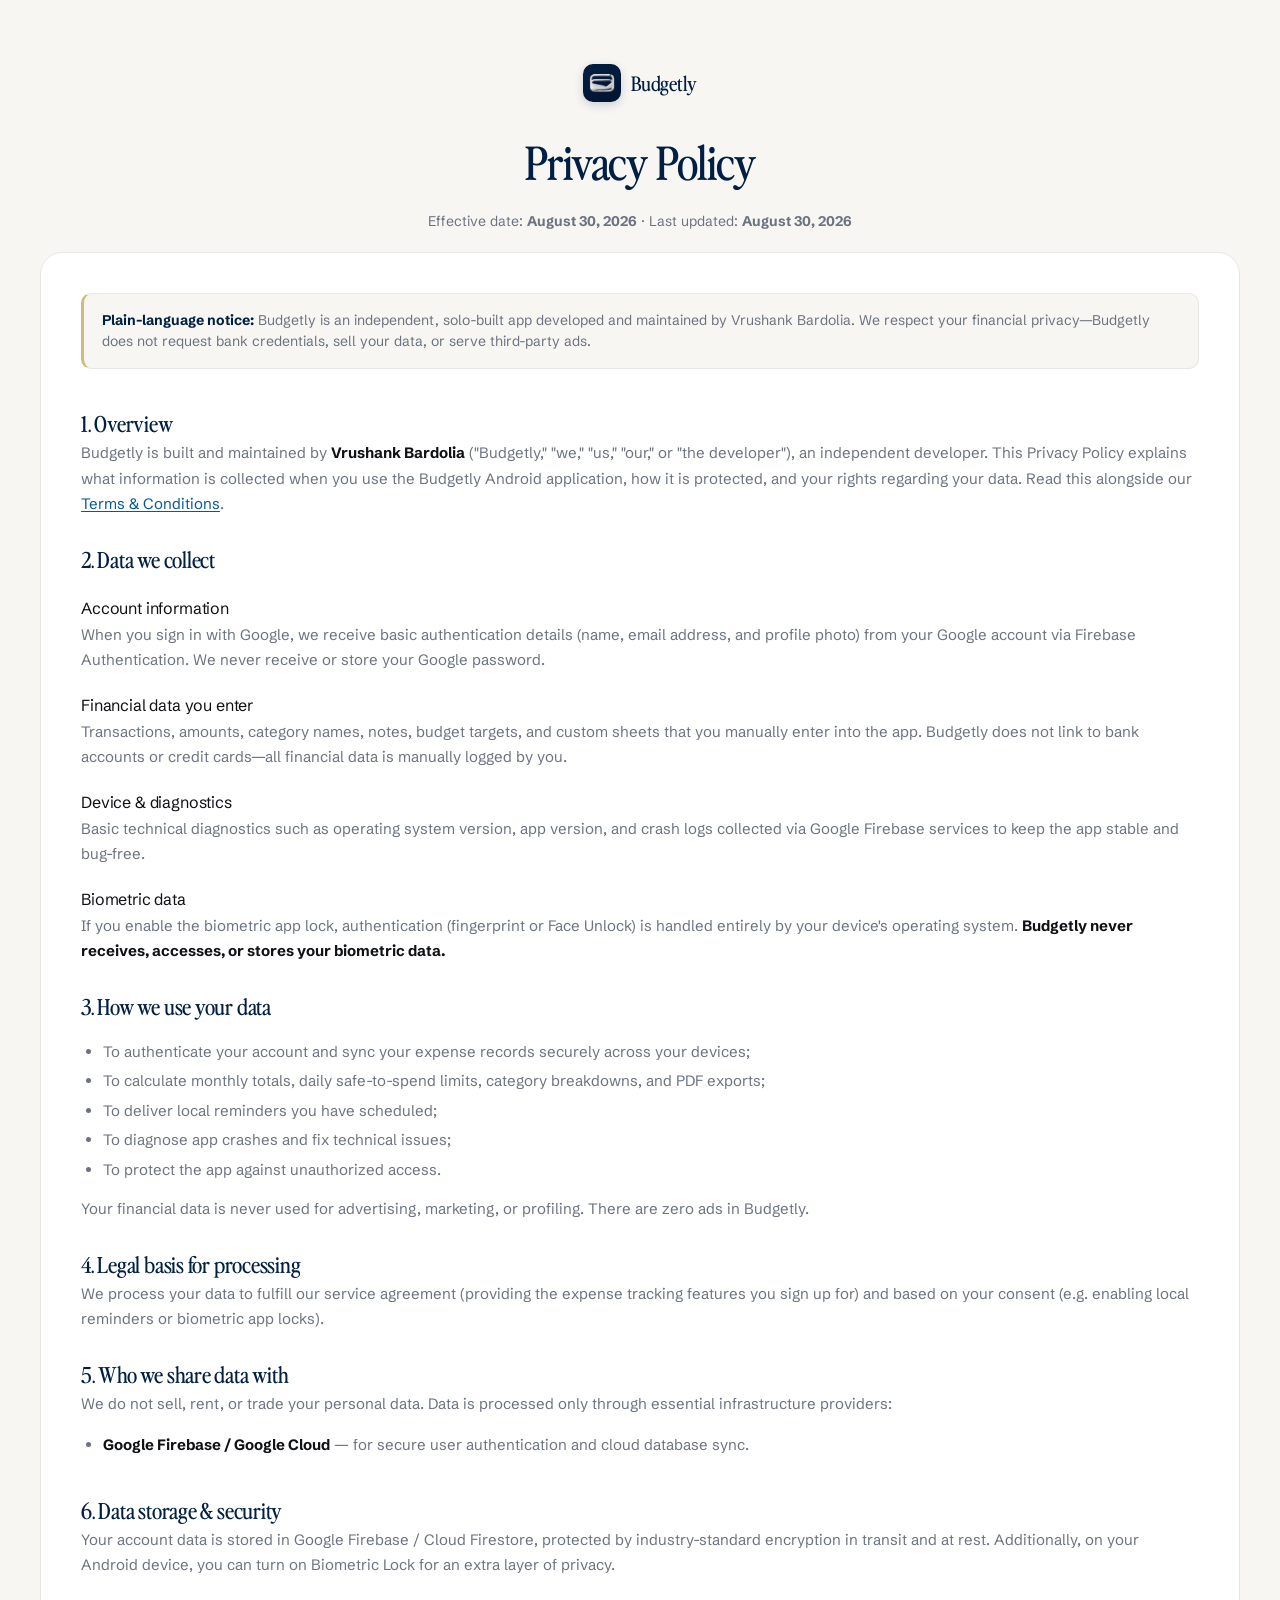
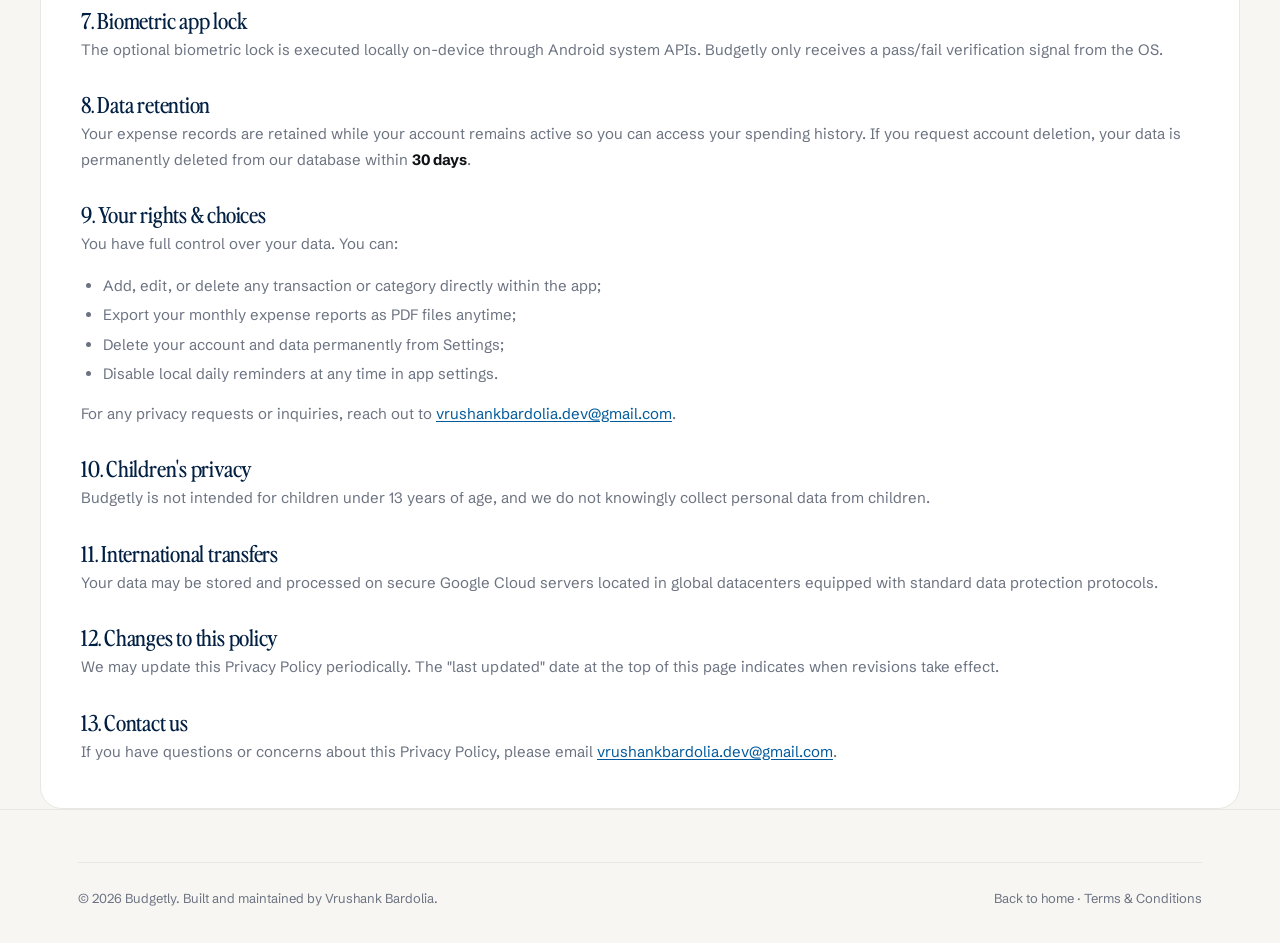
<file: privacy.html>
<!DOCTYPE html>
<html lang="en">

<head>
  <meta charset="UTF-8">
  <meta name="viewport" content="width=device-width, initial-scale=1.0">
  <!-- Primary Meta Tags -->
  <title>Privacy Policy — Budgetly</title>
  <meta name="title" content="Privacy Policy — Budgetly">
  <meta name="description"
    content="Privacy Policy for the Budgetly personal budgeting app — what data we collect, how it's used, and how it's protected.">
  <link rel="canonical" href="https://app-budgetly.vercel.app/privacy.html">
  <meta name="robots" content="index, follow">

  <!-- Favicon & Touch Icons -->
  <link rel="icon" type="image/png" href="img/chrome_logo.png">
  <link rel="apple-touch-icon" href="img/chrome_logo.png">

  <!-- Open Graph / Facebook -->
  <meta property="og:type" content="website">
  <meta property="og:site_name" content="Budgetly">
  <meta property="og:url" content="https://app-budgetly.vercel.app/privacy.html">
  <meta property="og:title" content="Privacy Policy — Budgetly">
  <meta property="og:description"
    content="Privacy Policy for the Budgetly personal budgeting app — what data we collect, how it's used, and how it's protected.">
  <meta property="og:image" content="https://app-budgetly.vercel.app/img/app_ss/1.png">

  <!-- Twitter Card -->
  <meta name="twitter:card" content="summary_large_image">
  <meta name="twitter:url" content="https://app-budgetly.vercel.app/privacy.html">
  <meta name="twitter:title" content="Privacy Policy — Budgetly">
  <meta name="twitter:description"
    content="Privacy Policy for the Budgetly personal budgeting app — what data we collect, how it's used, and how it's protected.">
  <meta name="twitter:image" content="https://app-budgetly.vercel.app/img/app_ss/1.png">

  <!-- Fonts & Styles -->
  <link rel="preconnect" href="https://fonts.googleapis.com">
  <link rel="preconnect" href="https://fonts.gstatic.com" crossorigin>
  <link
    href="https://fonts.googleapis.com/css2?family=Plus+Jakarta+Sans:wght@600&family=Schibsted+Grotesk:ital,wght@0,400..700;1,400..700&display=swap"
    rel="stylesheet">
  <link rel="stylesheet" href="styles.css">
</head>

<body>
  <header class="legal-hero">
    <div class="wrap">
      <a href="index.html" class="logo" style="justify-content: center; margin-bottom: 24px;">
        <span class="logo-icon-bg"><img src="img/chrome_logo.png" alt="Budgetly logo"></span>Budgetly
      </a>
      <h1>Privacy Policy</h1>
      <p class="meta">Effective date: <strong>August 30, 2026</strong> · Last updated: <strong>August 30, 2026</strong>
      </p>
    </div>
  </header>

  <div class="legal-body">
    <div class="callout">
      <strong>Plain-language notice:</strong> Budgetly is an independent, solo-built app developed and maintained by
      Vrushank Bardolia. We respect your financial privacy—Budgetly does not request bank credentials, sell your data,
      or serve third-party ads.
    </div>

    <section>
      <h2>1. Overview</h2>
      <p>Budgetly is built and maintained by <strong>Vrushank Bardolia</strong> ("Budgetly," "we," "us," "our," or
        "the developer"), an independent developer. This Privacy Policy explains what information is collected when
        you use the Budgetly Android application, how it is protected, and your rights regarding your data. Read this
        alongside our <a class="inline-link" href="terms.html">Terms &amp; Conditions</a>.</p>
    </section>

    <section>
      <h2>2. Data we collect</h2>
      <h3>Account information</h3>
      <p>When you sign in with Google, we receive basic authentication details (name, email address, and profile
        photo) from your Google account via Firebase Authentication. We never receive or store your Google password.</p>
      <h3>Financial data you enter</h3>
      <p>Transactions, amounts, category names, notes, budget targets, and custom sheets that you manually enter into
        the app. Budgetly does not link to bank accounts or credit cards—all financial data is manually logged by you.
      </p>
      <h3>Device &amp; diagnostics</h3>
      <p>Basic technical diagnostics such as operating system version, app version, and crash logs collected via Google
        Firebase services to keep the app stable and bug-free.</p>
      <h3>Biometric data</h3>
      <p>If you enable the biometric app lock, authentication (fingerprint or Face Unlock) is handled entirely by your
        device's operating system. <strong>Budgetly never receives, accesses, or stores your biometric data.</strong>
      </p>
    </section>

    <section>
      <h2>3. How we use your data</h2>
      <ul>
        <li>To authenticate your account and sync your expense records securely across your devices;</li>
        <li>To calculate monthly totals, daily safe-to-spend limits, category breakdowns, and PDF exports;</li>
        <li>To deliver local reminders you have scheduled;</li>
        <li>To diagnose app crashes and fix technical issues;</li>
        <li>To protect the app against unauthorized access.</li>
      </ul>
      <p>Your financial data is never used for advertising, marketing, or profiling. There are zero ads in Budgetly.</p>
    </section>

    <section>
      <h2>4. Legal basis for processing</h2>
      <p>We process your data to fulfill our service agreement (providing the expense tracking features you sign up
        for) and based on your consent (e.g. enabling local reminders or biometric app locks).</p>
    </section>

    <section>
      <h2>5. Who we share data with</h2>
      <p>We do not sell, rent, or trade your personal data. Data is processed only through essential infrastructure
        providers:</p>
      <ul>
        <li><strong>Google Firebase / Google Cloud</strong> — for secure user authentication and cloud database sync.
        </li>
      </ul>
    </section>

    <section>
      <h2>6. Data storage &amp; security</h2>
      <p>Your account data is stored in Google Firebase / Cloud Firestore, protected by industry-standard encryption
        in transit and at rest. Additionally, on your Android device, you can turn on Biometric Lock for an extra layer
        of privacy.</p>
    </section>

    <section>
      <h2>7. Biometric app lock</h2>
      <p>The optional biometric lock is executed locally on-device through Android system APIs. Budgetly only receives
        a pass/fail verification signal from the OS.</p>
    </section>

    <section>
      <h2>8. Data retention</h2>
      <p>Your expense records are retained while your account remains active so you can access your spending history.
        If you request account deletion, your data is permanently deleted from our database within <strong>30
          days</strong>.</p>
    </section>

    <section>
      <h2>9. Your rights &amp; choices</h2>
      <p>You have full control over your data. You can:</p>
      <ul>
        <li>Add, edit, or delete any transaction or category directly within the app;</li>
        <li>Export your monthly expense reports as PDF files anytime;</li>
        <li>Delete your account and data permanently from Settings;</li>
        <li>Disable local daily reminders at any time in app settings.</li>
      </ul>
      <p>For any privacy requests or inquiries, reach out to <a class="inline-link"
          href="mailto:vrushankbardolia.dev@gmail.com">vrushankbardolia.dev@gmail.com</a>.</p>
    </section>

    <section>
      <h2>10. Children's privacy</h2>
      <p>Budgetly is not intended for children under 13 years of age, and we do not knowingly collect personal data from
        children.</p>
    </section>

    <section>
      <h2>11. International transfers</h2>
      <p>Your data may be stored and processed on secure Google Cloud servers located in global datacenters equipped
        with
        standard data protection protocols.</p>
    </section>

    <section>
      <h2>12. Changes to this policy</h2>
      <p>We may update this Privacy Policy periodically. The "last updated" date at the top of this page indicates when
        revisions take effect.</p>
    </section>

    <section>
      <h2>13. Contact us</h2>
      <p>If you have questions or concerns about this Privacy Policy, please email <a class="inline-link"
          href="mailto:vrushankbardolia.dev@gmail.com">vrushankbardolia.dev@gmail.com</a>.</p>
    </section>

  </div>

  <footer>
    <div class="wrap">
      <div class="footer-bottom">
        <span>© 2026 Budgetly. Built and maintained by Vrushank Bardolia.</span>
        <span><a href="index.html">Back to home</a> · <a href="terms.html">Terms &amp; Conditions</a></span>
      </div>
    </div>
  </footer>

</body>

</html>
</file>
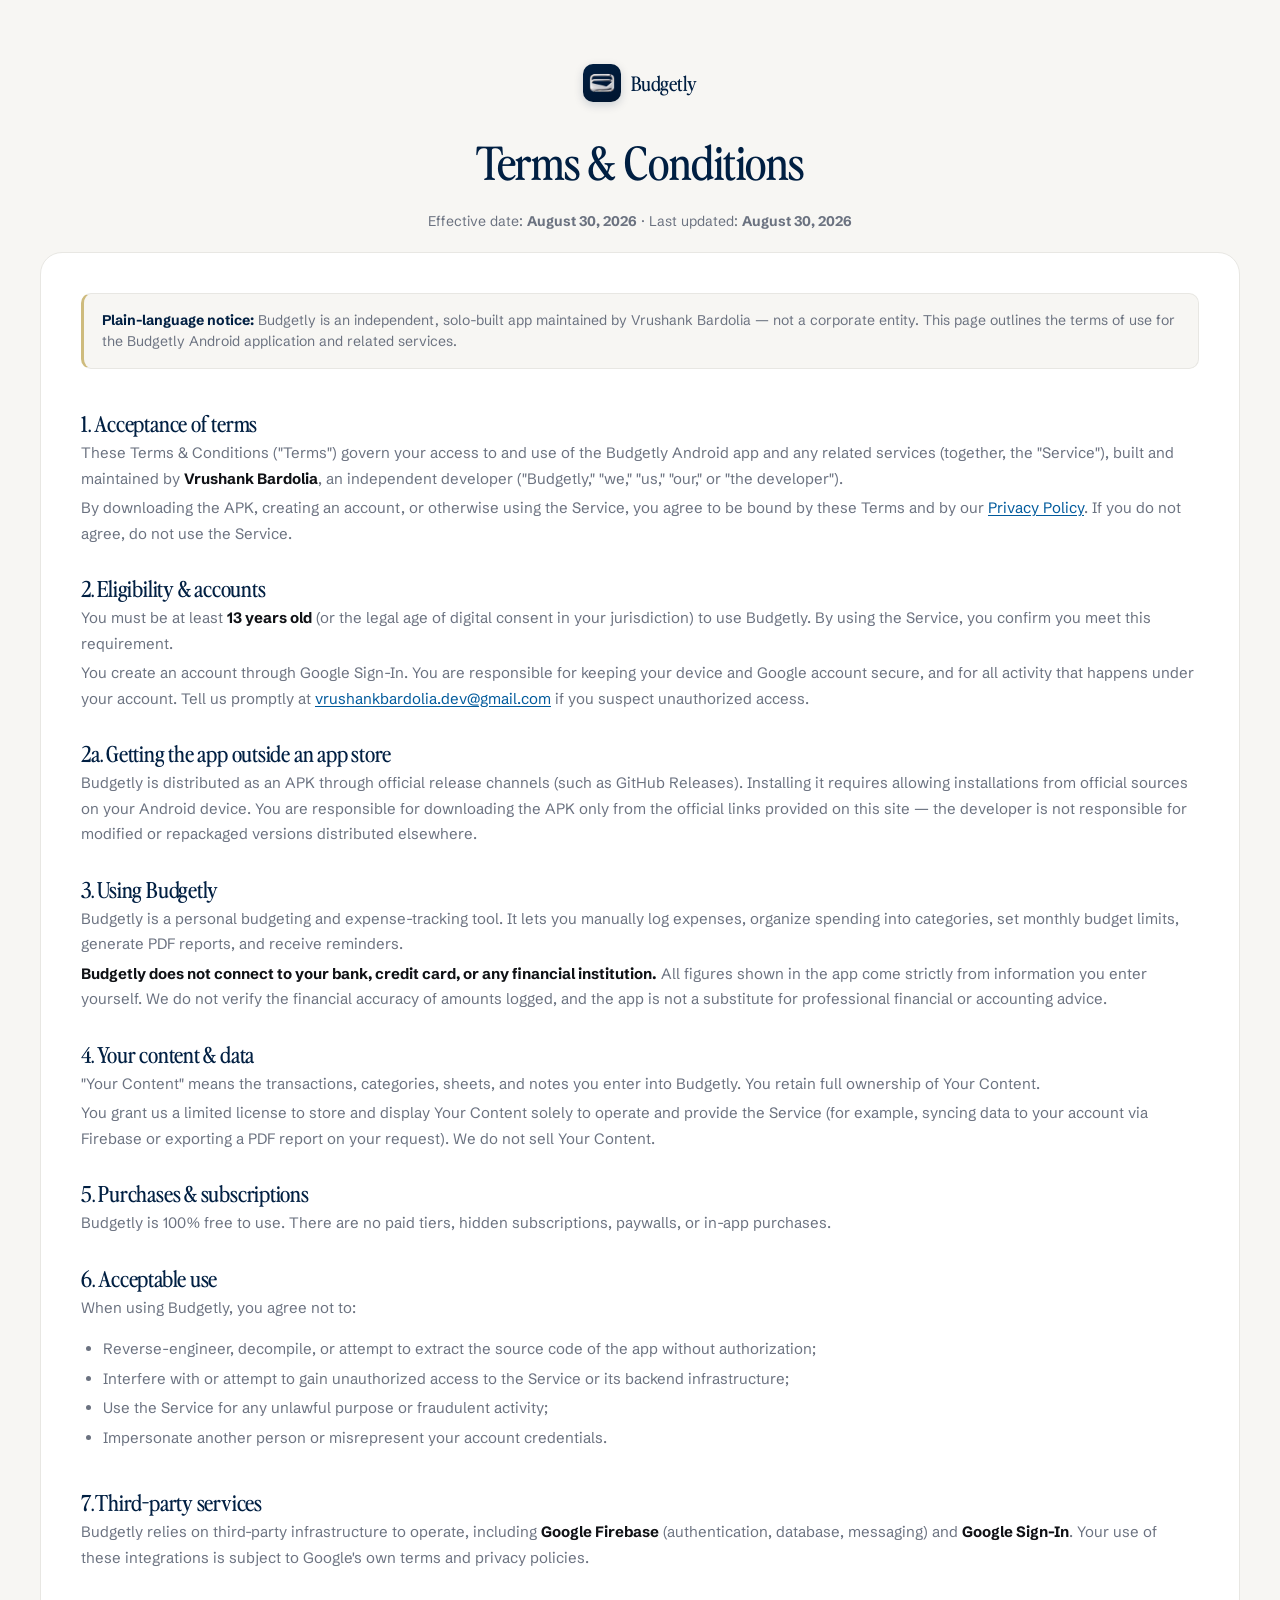
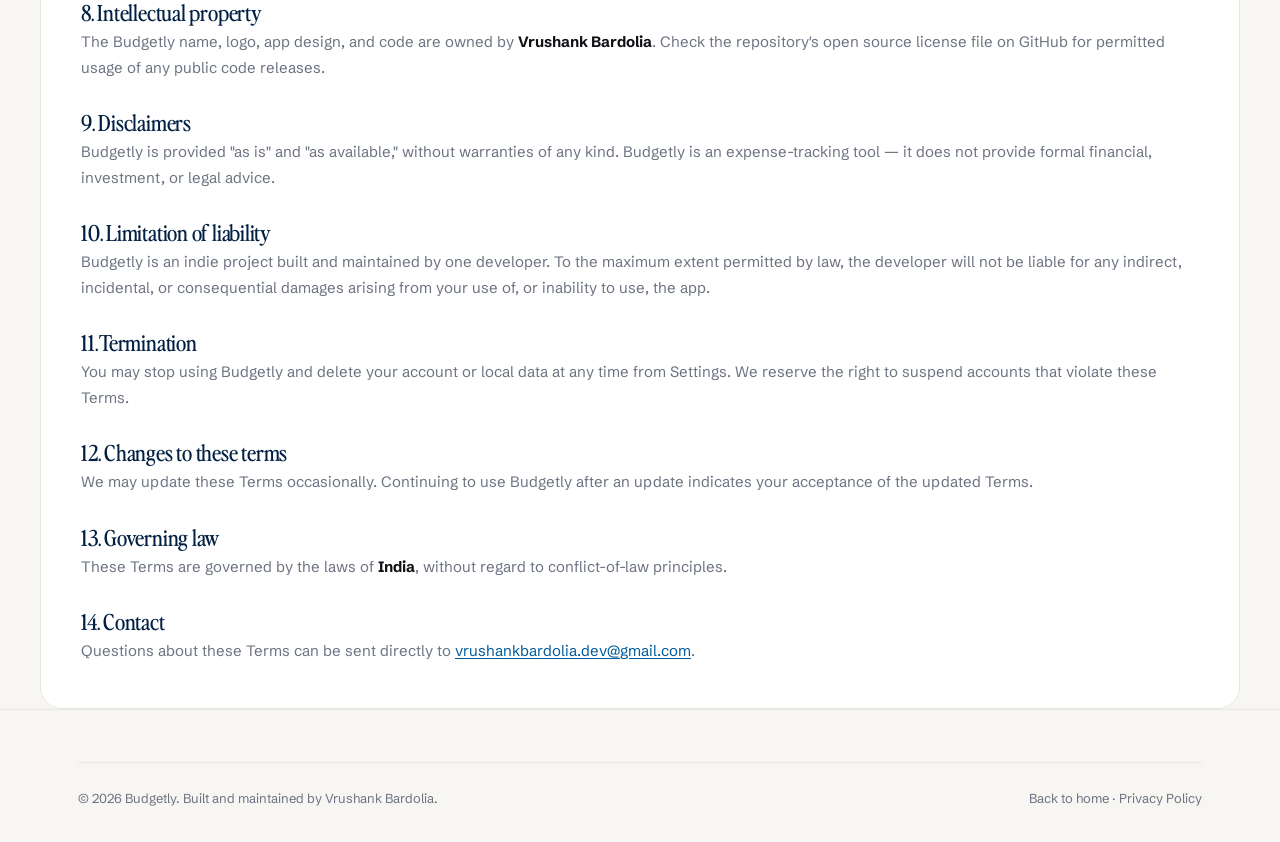
<file: terms.html>
<!DOCTYPE html>
<html lang="en">

<head>
  <meta charset="UTF-8">
  <meta name="viewport" content="width=device-width, initial-scale=1.0">
  <!-- Primary Meta Tags -->
  <title>Terms &amp; Conditions — Budgetly</title>
  <meta name="title" content="Terms &amp; Conditions — Budgetly">
  <meta name="description"
    content="Terms and Conditions for using the Budgetly personal budgeting and expense tracking app.">
  <link rel="canonical" href="https://app-budgetly.vercel.app/terms.html">
  <meta name="robots" content="index, follow">

  <!-- Favicon & Touch Icons -->
  <link rel="icon" type="image/png" href="img/chrome_logo.png">
  <link rel="apple-touch-icon" href="img/chrome_logo.png">

  <!-- Open Graph / Facebook -->
  <meta property="og:type" content="website">
  <meta property="og:site_name" content="Budgetly">
  <meta property="og:url" content="https://app-budgetly.vercel.app/terms.html">
  <meta property="og:title" content="Terms &amp; Conditions — Budgetly">
  <meta property="og:description"
    content="Terms and Conditions for using the Budgetly personal budgeting and expense tracking app.">
  <meta property="og:image" content="https://app-budgetly.vercel.app/img/app_ss/1.png">

  <!-- Twitter Card -->
  <meta name="twitter:card" content="summary_large_image">
  <meta name="twitter:url" content="https://app-budgetly.vercel.app/terms.html">
  <meta name="twitter:title" content="Terms &amp; Conditions — Budgetly">
  <meta name="twitter:description"
    content="Terms and Conditions for using the Budgetly personal budgeting and expense tracking app.">
  <meta name="twitter:image" content="https://app-budgetly.vercel.app/img/app_ss/1.png">

  <!-- Fonts & Styles -->
  <link rel="preconnect" href="https://fonts.googleapis.com">
  <link rel="preconnect" href="https://fonts.gstatic.com" crossorigin>
  <link
    href="https://fonts.googleapis.com/css2?family=Plus+Jakarta+Sans:wght@600&family=Schibsted+Grotesk:ital,wght@0,400..700;1,400..700&display=swap"
    rel="stylesheet">
  <link rel="stylesheet" href="styles.css">
</head>

<body>
  <header class="legal-hero">
    <div class="wrap">
      <a href="index.html" class="logo" style="justify-content: center; margin-bottom: 24px;">
        <span class="logo-icon-bg"><img src="img/chrome_logo.png" alt="Budgetly logo"></span>Budgetly
      </a>
      <h1>Terms &amp; Conditions</h1>
      <p class="meta">Effective date: <strong>August 30, 2026</strong> · Last updated: <strong>August 30, 2026</strong>
      </p>
    </div>
  </header>

  <div class="legal-body">
    <div class="callout">
      <strong>Plain-language notice:</strong> Budgetly is an independent, solo-built app maintained by Vrushank
      Bardolia — not a corporate entity. This page outlines the terms of use for the Budgetly Android application and
      related services.
    </div>

    <section>
      <h2>1. Acceptance of terms</h2>
      <p>These Terms &amp; Conditions ("Terms") govern your access to and use of the Budgetly Android app and any
        related services (together, the "Service"), built and maintained by <strong>Vrushank Bardolia</strong>, an
        independent developer ("Budgetly," "we," "us," "our," or "the developer").</p>
      <p>By downloading the APK, creating an account, or otherwise using the Service, you agree to be bound by these
        Terms and by our <a class="inline-link" href="privacy.html">Privacy Policy</a>. If you do not agree, do not
        use the Service.</p>
    </section>

    <section>
      <h2>2. Eligibility &amp; accounts</h2>
      <p>You must be at least <strong>13 years old</strong> (or the legal age of digital consent in your jurisdiction)
        to use Budgetly. By using the Service, you confirm you meet this requirement.</p>
      <p>You create an account through Google Sign-In. You are responsible for keeping your device and Google account
        secure, and for all activity that happens under your account. Tell us promptly at <a class="inline-link"
          href="mailto:vrushankbardolia.dev@gmail.com">vrushankbardolia.dev@gmail.com</a> if you suspect unauthorized
        access.</p>
    </section>

    <section>
      <h2>2a. Getting the app outside an app store</h2>
      <p>Budgetly is distributed as an APK through official release channels (such as GitHub Releases). Installing it
        requires allowing installations from official sources on your Android device. You are responsible for
        downloading the APK only from the official links provided on this site — the developer is not responsible for
        modified or repackaged versions distributed elsewhere.</p>
    </section>

    <section>
      <h2>3. Using Budgetly</h2>
      <p>Budgetly is a personal budgeting and expense-tracking tool. It lets you manually log expenses, organize
        spending into categories, set monthly budget limits, generate PDF reports, and receive reminders.</p>
      <p><strong>Budgetly does not connect to your bank, credit card, or any financial institution.</strong> All
        figures shown in the app come strictly from information you enter yourself. We do not verify the financial
        accuracy of amounts logged, and the app is not a substitute for professional financial or accounting advice.
      </p>
    </section>

    <section>
      <h2>4. Your content &amp; data</h2>
      <p>"Your Content" means the transactions, categories, sheets, and notes you enter into Budgetly. You retain full
        ownership of Your Content.</p>
      <p>You grant us a limited license to store and display Your Content solely to operate and provide the Service
        (for example, syncing data to your account via Firebase or exporting a PDF report on your request). We do not
        sell Your Content.</p>
    </section>

    <section>
      <h2>5. Purchases &amp; subscriptions</h2>
      <p>Budgetly is 100% free to use. There are no paid tiers, hidden subscriptions, paywalls, or in-app purchases.
      </p>
    </section>

    <section>
      <h2>6. Acceptable use</h2>
      <p>When using Budgetly, you agree not to:</p>
      <ul>
        <li>Reverse-engineer, decompile, or attempt to extract the source code of the app without authorization;</li>
        <li>Interfere with or attempt to gain unauthorized access to the Service or its backend infrastructure;</li>
        <li>Use the Service for any unlawful purpose or fraudulent activity;</li>
        <li>Impersonate another person or misrepresent your account credentials.</li>
      </ul>
    </section>

    <section>
      <h2>7. Third-party services</h2>
      <p>Budgetly relies on third-party infrastructure to operate, including <strong>Google Firebase</strong>
        (authentication, database, messaging) and <strong>Google Sign-In</strong>. Your use of these integrations is
        subject to Google's own terms and privacy policies.</p>
    </section>

    <section>
      <h2>8. Intellectual property</h2>
      <p>The Budgetly name, logo, app design, and code are owned by <strong>Vrushank Bardolia</strong>. Check the
        repository's open source license file on GitHub for permitted usage of any public code releases.</p>
    </section>

    <section>
      <h2>9. Disclaimers</h2>
      <p>Budgetly is provided "as is" and "as available," without warranties of any kind. Budgetly is an
        expense-tracking tool — it does not provide formal financial, investment, or legal advice.</p>
    </section>

    <section>
      <h2>10. Limitation of liability</h2>
      <p>Budgetly is an indie project built and maintained by one developer. To the maximum extent permitted by law,
        the developer will not be liable for any indirect, incidental, or consequential damages arising from your use
        of, or inability to use, the app.</p>
    </section>

    <section>
      <h2>11. Termination</h2>
      <p>You may stop using Budgetly and delete your account or local data at any time from Settings. We reserve the
        right to suspend accounts that violate these Terms.</p>
    </section>

    <section>
      <h2>12. Changes to these terms</h2>
      <p>We may update these Terms occasionally. Continuing to use Budgetly after an update indicates your acceptance
        of the updated Terms.</p>
    </section>

    <section>
      <h2>13. Governing law</h2>
      <p>These Terms are governed by the laws of <strong>India</strong>, without regard to conflict-of-law principles.
      </p>
    </section>

    <section>
      <h2>14. Contact</h2>
      <p>Questions about these Terms can be sent directly to <a class="inline-link"
          href="mailto:vrushankbardolia.dev@gmail.com">vrushankbardolia.dev@gmail.com</a>.</p>
    </section>

  </div>

  <footer>
    <div class="wrap">
      <div class="footer-bottom">
        <span>© 2026 Budgetly. Built and maintained by Vrushank Bardolia.</span>
        <span><a href="index.html">Back to home</a> · <a href="privacy.html">Privacy Policy</a></span>
      </div>
    </div>
  </footer>

</body>

</html>
</file>
<file: styles.css>
/* ============================================================
   BUDGETLY — Design tokens & Fonts
   ============================================================ */

@font-face {
  font-family: 'Perfectly Nineties';
  src: url('fonts/perfectlynineties-regular.otf') format('opentype');
  font-weight: 400;
  font-style: normal;
  font-display: swap;
}

@font-face {
  font-family: 'Perfectly Nineties';
  src: url('fonts/perfectlynineties-regularitalic.otf') format('opentype');
  font-weight: 400;
  font-style: italic;
  font-display: swap;
}

@font-face {
  font-family: 'Perfectly Nineties';
  src: url('fonts/perfectlynineties-bold.otf') format('opentype');
  font-weight: 700;
  font-style: normal;
  font-display: swap;
}

@font-face {
  font-family: 'Perfectly Nineties';
  src: url('fonts/perfectlynineties-bolditalic.otf') format('opentype');
  font-weight: 700;
  font-style: italic;
  font-display: swap;
}

:root {
  --brand: #001F42;
  --brand-dark: #00142E;
  --accent: #005A9C;
  --gold: #CEBB7D;
  --gold-dim: #a8976a;
  --bg: #F7F6F3;
  --surface: #FFFFFF;
  --text: #0F1115;
  --text-secondary: #6B7280;
  --border: #E8E7E3;
  --success: #16A34A;
  --warning: #D97706;
  --error: #DC2626;

  --serif: 'Perfectly Nineties', Georgia, serif;
  --sans: 'Schibsted Grotesk', 'Helvetica Neue', Arial, sans-serif;

  --max-w: 1180px;
  --radius: 22px;
  --radius-sm: 12px;
}

* { box-sizing: border-box; }
html { scroll-behavior: smooth; }

body {
  margin: 0;
  background: var(--bg);
  color: var(--text);
  font-family: var(--sans);
  -webkit-font-smoothing: antialiased;
  line-height: 1.5;
  overflow-x: hidden;
  width: 100%;
}

img, svg { display: block; max-width: 100%; height: auto; }

a { color: inherit; text-decoration: none; }

:focus-visible {
  outline: 2px solid var(--accent);
  outline-offset: 3px;
  border-radius: 4px;
}

@media (prefers-reduced-motion: reduce) {
  *, *::before, *::after {
    animation-duration: 0.001ms !important;
    animation-iteration-count: 1 !important;
    transition-duration: 0.001ms !important;
    scroll-behavior: auto !important;
  }
}

.wrap {
  max-width: var(--max-w);
  margin: 0 auto;
  padding: 0 28px;
  width: 100%;
}

@media (max-width: 640px) {
  .wrap {
    padding: 0 18px;
  }
}

.eyebrow {
  font-family: var(--sans);
  font-size: 12.5px;
  font-weight: 600;
  letter-spacing: 0.14em;
  text-transform: uppercase;
  color: var(--accent);
  display: inline-flex;
  align-items: center;
  gap: 8px;
}

h1, h2, h3, h4 {
  font-family: var(--serif);
  color: var(--brand);
  margin: 0;
  font-weight: 400;
  letter-spacing: -0.01em;
}

p { margin: 0; }

/* ---------------- Nav ---------------- */

.nav {
  position: sticky;
  top: 0;
  z-index: 50;
  background: rgba(247, 246, 243, 0.92);
  backdrop-filter: blur(12px);
  -webkit-backdrop-filter: blur(12px);
  border-bottom: 1px solid var(--border);
}

.nav-row {
  display: flex;
  align-items: center;
  justify-content: space-between;
  height: 76px;
  gap: 16px;
}

@media (max-width: 640px) {
  .nav-row {
    height: 64px;
  }
}

.logo {
  display: flex;
  align-items: center;
  gap: 10px;
  font-family: var(--serif);
  /* font-weight: 600; */
  font-size: 20px;
  color: var(--brand);
  white-space: nowrap;
}

@media (max-width: 480px) {
  .logo {
    font-size: 18px;
    gap: 8px;
  }
}

.logo-icon-bg {
  width: 38px;
  height: 38px;
  border-radius: 10px;
  background: linear-gradient(155deg, var(--brand) 0%, var(--brand-dark) 100%);
  display: inline-flex;
  align-items: center;
  justify-content: center;
  padding: 6px;
  box-shadow: 0 3px 10px rgba(0, 31, 66, 0.18);
  flex-shrink: 0;
}

@media (max-width: 480px) {
  .logo-icon-bg {
    width: 34px;
    height: 34px;
    padding: 5px;
    border-radius: 8px;
  }
}

.logo-icon-bg img {
  width: 100%;
  height: 100%;
  object-fit: contain;
}

.nav-toggle {
  display: none;
  background: transparent;
  border: 1px solid var(--border);
  cursor: pointer;
  padding: 8px;
  border-radius: 10px;
  color: var(--brand);
  transition: background .2s ease, border-color .2s ease;
}

.nav-toggle:hover {
  background: rgba(0, 31, 66, 0.04);
}

.nav-toggle svg {
  width: 22px;
  height: 22px;
}

.nav-toggle .icon-close {
  display: none;
}

.nav-toggle.is-active .icon-menu {
  display: none;
}

.nav-toggle.is-active .icon-close {
  display: block;
}

.nav-links {
  display: flex;
  align-items: center;
  gap: 34px;
  font-size: 14.5px;
  font-weight: 500;
  color: var(--brand);
}

.nav-links a { opacity: 0.8; transition: opacity .15s ease, color .15s ease; }
.nav-links a:hover { opacity: 1; color: var(--accent); }

.nav-mobile-cta {
  display: none;
}

.nav-cta {
  display: none;
}

@media (min-width: 860px) {
  .nav-cta { display: inline-flex; }
}

@media (max-width: 768px) {
  .nav-toggle {
    display: flex;
    align-items: center;
    justify-content: center;
  }

  .nav-links {
    position: absolute;
    top: 100%;
    left: 0;
    right: 0;
    background: rgba(247, 246, 243, 0.98);
    backdrop-filter: blur(16px);
    -webkit-backdrop-filter: blur(16px);
    border-bottom: 1px solid var(--border);
    flex-direction: column;
    align-items: stretch;
    gap: 0;
    padding: 12px 24px 20px;
    box-shadow: 0 16px 36px rgba(0, 31, 66, 0.12);
    display: none;
  }

  .nav-links.is-open {
    display: flex;
    animation: navSlideDown 0.22s cubic-bezier(0.16, 1, 0.3, 1);
  }

  .nav-links a {
    padding: 12px 0;
    font-size: 15px;
    font-weight: 600;
    border-bottom: 1px solid rgba(0, 0, 0, 0.05);
    opacity: 0.9;
  }

  .nav-links a.nav-mobile-cta {
    display: inline-flex;
    margin-top: 12px;
    border-bottom: none;
    text-align: center;
    justify-content: center;
    opacity: 1;
  }
}

@keyframes navSlideDown {
  from {
    opacity: 0;
    transform: translateY(-8px);
  }
  to {
    opacity: 1;
    transform: translateY(0);
  }
}

/* ---------------- Buttons ---------------- */

.btn {
  display: inline-flex;
  align-items: center;
  justify-content: center;
  gap: 9px;
  padding: 13px 24px;
  border-radius: 100px;
  font-size: 14.5px;
  font-weight: 600;
  font-family: var(--sans);
  cursor: pointer;
  border: 1px solid transparent;
  transition: transform .18s ease, box-shadow .18s ease, background .18s ease;
  white-space: nowrap;
}
.btn:active { transform: translateY(1px); }

.btn-primary {
  background: var(--brand);
  color: #fff;
  box-shadow: 0 1px 0 rgba(0,0,0,0.05);
}
.btn-primary:hover {
  background: var(--brand-dark);
  box-shadow: 0 8px 20px rgba(0,31,66,0.25);
}

.btn-ghost {
  background: transparent;
  color: var(--brand);
  border-color: var(--border);
}
.btn-ghost:hover { border-color: var(--brand); }

.btn-gold {
  background: var(--gold);
  color: var(--brand-dark);
}
.btn-gold:hover { background: var(--gold-dim); box-shadow: 0 8px 20px rgba(206,187,125,0.35); }

.btn-row { display: flex; flex-wrap: wrap; gap: 12px; }

/* ---------------- Hero ---------------- */

.hero {
  position: relative;
  min-height: calc(100vh - 76px);
  min-height: calc(100dvh - 76px);
  display: flex;
  align-items: center;
  justify-content: center;
  background: linear-gradient(180deg, rgba(247, 246, 243, 0.82) 0%, rgba(247, 246, 243, 0.94) 100%), url('img/hero_bg.webp') no-repeat center center;
  background-size: cover;
  background-attachment: fixed;
  padding: 60px 0;
  overflow: hidden;
}

@media (max-width: 768px) {
  .hero {
    min-height: calc(100vh - 64px);
    min-height: calc(100dvh - 64px);
    padding: 48px 0 36px;
    background-attachment: scroll;
    background-position: center top;
    background-image: linear-gradient(180deg, rgba(247, 246, 243, 0.88) 0%, rgba(247, 246, 243, 0.96) 100%), url('img/hero_bg.webp');
  }
}

.hero-grid {
  display: flex;
  justify-content: center;
  align-items: center;
  width: 100%;
}

.hero-copy {
  max-width: 750px;
  text-align: center;
  width: 100%;
}

.hero-copy .eyebrow {
  color: var(--accent);
}

.hero-copy h1 {
  font-size: clamp(30px, 6.5vw, 62px);
  line-height: 1.08;
  margin: 4px 0 20px;
}

@media (max-width: 640px) {
  .hero-copy h1 {
    font-size: clamp(27px, 12vw, 38px);
    margin: 0px 0 16px;
  }
  .hero-copy h1 em {
    display: block;
    margin-top: 4px;
  }
}

.hero-copy h1 em {
  font-style: italic;
  color: var(--accent);
}

.hero-copy p.lede {
  font-size: clamp(14.5px, 2.2vw, 17.5px);
  color: var(--text-secondary);
  max-width: 580px;
  margin: 0 auto 28px;
  line-height: 1.55;
}

@media (max-width: 640px) {
  .hero-copy p.lede {
    font-size: 14.5px;
    margin-bottom: 22px;
    line-height: 1.52;
    padding: 0 4px;
  }
}

.hero-copy .btn-row {
  justify-content: center;
}

@media (max-width: 480px) {
  .hero-copy .btn-row,
  .cta-band .btn-row {
    flex-direction: column;
    width: 100%;
    align-items: stretch;
    gap: 10px;
  }
  .btn {
    width: 100%;
    padding: 14px 22px;
    font-size: 15px;
  }
}

.store-note {
  margin-top: 16px;
  font-size: 12.5px;
  color: var(--text-secondary);
  line-height: 1.45;
}

@media (max-width: 480px) {
  .store-note {
    font-size: 12px;
    margin: 14px 20px;
  }
}

/* ---------------- Story Section (Why I Built This) ---------------- */

.story-card {
  background: var(--surface);
  border: 1px solid var(--border);
  border-radius: var(--radius);
  padding: 48px 44px;
  display: grid;
  gap: 40px;
  box-shadow: 0 12px 36px rgba(0, 31, 66, 0.04);
}

@media (min-width: 900px) {
  .story-card {
    grid-template-columns: 1.15fr 0.85fr;
    align-items: center;
    padding: 56px 52px;
  }
}

@media (max-width: 640px) {
  .story-card {
    padding: 28px 20px;
    border-radius: var(--radius-sm);
    gap: 28px;
  }
}

.story-copy h2 {
  font-size: clamp(22px, 3.2vw, 32px);
  margin-top: 12px;
  margin-bottom: 18px;
  line-height: 1.22;
}

.story-lead {
  font-size: clamp(15px, 2vw, 16.5px);
  color: var(--text);
  line-height: 1.6;
  margin-bottom: 14px;
  font-weight: 500;
}

.story-body {
  font-size: 14.5px;
  color: var(--text-secondary);
  line-height: 1.6;
  margin-bottom: 24px;
}

.story-author {
  display: flex;
  align-items: center;
  gap: 14px;
  padding-top: 20px;
  border-top: 1px solid var(--border);
}

.author-avatar {
  width: 42px;
  height: 42px;
  border-radius: 12px;
  background: rgba(0, 90, 156, 0.08);
  border: 1px solid rgba(0, 90, 156, 0.16);
  color: var(--accent);
  display: flex;
  align-items: center;
  justify-content: center;
  flex-shrink: 0;
}

.author-avatar svg {
  width: 20px;
  height: 20px;
}

.story-author strong {
  display: block;
  font-size: 14.5px;
  color: var(--brand);
}

.story-author span {
  display: block;
  font-size: 13px;
  color: var(--text-secondary);
}

/* Comparison box inside story */
.story-comparison {
  display: flex;
  flex-direction: column;
  gap: 16px;
}

.comparison-box {
  border-radius: 16px;
  padding: 22px 24px;
}

.comparison-box.old-way {
  background: #FFF5F5;
  border: 1px solid #FED7D7;
}

.comparison-box.new-way {
  background: #F0FDF4;
  border: 1px solid #BBF7D0;
}

.comparison-title {
  display: flex;
  align-items: center;
  gap: 8px;
  font-weight: 700;
  font-size: 14.5px;
  margin-bottom: 12px;
}

.comparison-box.old-way .comparison-title {
  color: #C53030;
}

.comparison-box.new-way .comparison-title {
  color: #15803D;
}

.comparison-box ul {
  margin: 0;
  padding-left: 20px;
  font-size: 13.5px;
  line-height: 1.6;
}

.comparison-box.old-way ul {
  color: #9B2C2C;
}

.comparison-box.new-way ul {
  color: #166534;
}

/* ---------------- Sections ---------------- */

section { padding: 96px 0; }
.section-tight { padding: 64px 0; }

@media (max-width: 768px) {
  section { padding: 56px 0; }
  .section-tight { padding: 42px 0; }
}

@media (max-width: 480px) {
  section { padding: 44px 0; }
  .section-tight { padding: 32px 0; }
}

.section-head {
  max-width: 720px;
  margin: 0 auto 52px;
  text-align: center;
}

@media (max-width: 768px) {
  .section-head {
    margin-bottom: 32px;
  }
}

.section-head h2 {
  font-size: clamp(24px, 4.5vw, 40px);
  margin-top: 14px;
  line-height: 1.12;
}

.section-head p {
  color: var(--text-secondary);
  font-size: clamp(14.5px, 2vw, 16px);
  margin-top: 14px;
  line-height: 1.55;
}

.section-head.center { text-align: center; margin-left: auto; margin-right: auto; }

/* ---------------- Feature grid ---------------- */

.feature-grid {
  display: grid;
  grid-template-columns: repeat(3, 1fr);
  gap: 1px;
  background: var(--border);
  border: 1px solid var(--border);
  border-radius: var(--radius);
  overflow: hidden;
}

@media (max-width: 900px) {
  .feature-grid {
    grid-template-columns: repeat(2, 1fr);
  }
}

@media (max-width: 640px) {
  .feature-grid {
    grid-template-columns: 1fr !important;
    border-radius: var(--radius-sm);
  }
}

.feature-card {
  background: var(--surface);
  padding: 30px 26px;
  transition: background .2s ease;
}
.feature-card:hover { background: #fbfaf7; }

@media (max-width: 640px) {
  .feature-card {
    padding: 22px 18px;
  }
}

.feature-icon {
  width: 44px; height: 44px;
  border-radius: 12px;
  background: rgba(0, 90, 156, 0.07);
  border: 1px solid rgba(0, 90, 156, 0.14);
  display: flex; align-items: center; justify-content: center;
  color: var(--accent);
  margin-bottom: 18px;
  transition: background .2s ease, border-color .2s ease, transform .2s ease;
}

.feature-card:hover .feature-icon {
  background: rgba(0, 90, 156, 0.12);
  border-color: rgba(0, 90, 156, 0.25);
  transform: translateY(-2px);
}

.feature-icon svg,
.feature-icon i {
  width: 21px;
  height: 21px;
  stroke-width: 2.2;
}

.feature-card h3 {
  font-size: 17px;
  margin-bottom: 8px;
  font-family: var(--sans);
  font-weight: 700;
  color: var(--text);
}

.feature-card p {
  font-size: 14.5px;
  color: var(--text-secondary);
  line-height: 1.55;
}

/* ---------------- Feature scroll showcase (sticky image) ---------------- */

.feature-scroll {
  display: grid;
  grid-template-columns: 1fr;
  gap: 0;
}

@media (min-width: 900px) {
  .feature-scroll {
    grid-template-columns: 0.85fr 1.15fr;
    gap: 64px;
    align-items: start;
  }
}

.feature-scroll-sticky {
  display: none;
}

@media (min-width: 900px) {
  .feature-scroll-sticky {
    display: block;
    position: sticky;
    top: 112px;
    align-self: start;
  }
}

.feature-scroll-frame {
  position: relative;
  max-width: 300px;
  margin: 0 auto;
  /* border-radius: 28px; */
  overflow: hidden;
  box-shadow: 0 30px 60px -24px rgba(0, 31, 66, 0.35);
  /* background: var(--surface); */
}

.feature-scroll-frame img {
  width: 100%;
  display: block;
  transition: opacity .18s ease;
}

.feature-scroll-frame img.is-swapping {
  opacity: 0;
}

.feature-scroll-list {
  display: flex;
  flex-direction: column;
}

.feature-scroll-item {
  padding: 44px 0;
  border-bottom: 1px solid var(--border);
  transition: opacity .25s ease;
}

.feature-scroll-item:first-child {
  padding-top: 4px;
}

.feature-scroll-item:last-child {
  border-bottom: none;
  padding-bottom: 4px;
}

@media (min-width: 900px) {
  .feature-scroll-item {
    min-height: 62vh;
    display: flex;
    flex-direction: column;
    justify-content: center;
    padding: 20px 0;
    border-bottom: none;
    opacity: 0.35;
  }

  .feature-scroll-item.is-active {
    opacity: 1;
  }

  .feature-scroll-item:first-child {
    min-height: 52vh;
  }

  .feature-scroll-item:last-child {
    min-height: 52vh;
  }
}

/* Per-item image only shows on mobile, where there's no shared sticky column */
.feature-scroll-item-img {
  display: block;
  width: 100%;
  max-width: 280px;
  margin: 0 auto 24px;
  /* border-radius: 24px; */
  box-shadow: 0 24px 48px -22px rgba(0, 31, 66, 0.32);
}

@media (min-width: 900px) {
  .feature-scroll-item-img {
    display: none;
  }
}

.feature-scroll-num {
  font-family: var(--sans);
  font-size: 12px;
  font-weight: 600;
  letter-spacing: 0.12em;
  text-transform: uppercase;
  color: var(--gold-dim);
  margin-bottom: 14px;
}

.feature-scroll-item h3 {
  font-family: var(--serif);
  font-size: clamp(22px, 3vw, 28px);
  color: var(--brand);
  line-height: 1.18;
  margin-bottom: 14px;
}

.feature-scroll-item p {
  font-size: 15.5px;
  color: var(--text-secondary);
  line-height: 1.7;
  max-width: 440px;
}

@media (max-width: 899px) {
  .feature-scroll-item p {
    max-width: none;
  }
}

/* ---------------- How it works ---------------- */

.steps {
  display: grid;
  gap: 24px;
  grid-template-columns: 1fr;
}
@media (min-width: 780px) {
  .steps { grid-template-columns: repeat(3, 1fr); gap: 28px; }
}

.step {
  position: relative;
  padding: 30px 24px 24px;
  background: var(--surface);
  border: 1px solid var(--border);
  border-radius: var(--radius-sm);
}

@media (max-width: 480px) {
  .step {
    padding: 22px 18px;
  }
}

.step-num {
  font-family: var(--serif);
  font-size: 15px;
  color: var(--gold-dim);
  font-weight: 600;
  margin-bottom: 16px;
}

.step h3 {
  font-family: var(--sans);
  font-size: 17px;
  color: var(--text);
  margin-bottom: 8px;
}
.step p {
  font-size: 14.5px;
  color: var(--text-secondary);
  line-height: 1.55;
}

/* ---------------- Security band ---------------- */

.security {
  background: var(--brand);
  color: #fff;
  border-radius: 28px;
  padding: 56px 44px;
  display: grid;
  gap: 40px;
}

@media (min-width: 860px) {
  .security { grid-template-columns: 0.85fr 1.15fr; align-items: center; padding: 64px 60px; }
}

@media (max-width: 859px) {
  .security {
    padding: 36px 24px;
    border-radius: 20px;
    gap: 28px;
  }
}

@media (max-width: 480px) {
  .security {
    padding: 28px 18px;
    border-radius: 16px;
    gap: 22px;
  }
}

.security h2 { color: #fff; font-size: clamp(24px, 4vw, 34px); }
.security .eyebrow { color: var(--gold); }
.security > .wrap-copy p { color: rgba(255,255,255,0.7); margin-top: 14px; font-size: 15.5px; line-height: 1.55; }

.security-list { display: grid; gap: 16px; }
.security-item {
  display: flex; gap: 14px;
  padding: 16px 18px;
  background: rgba(255,255,255,0.05);
  border: 1px solid rgba(255,255,255,0.1);
  border-radius: 14px;
}
.security-item .mark {
  width: 30px; height: 30px; border-radius: 8px;
  background: rgba(206,187,125,0.16);
  color: var(--gold);
  display: flex; align-items: center; justify-content: center;
  flex-shrink: 0;
  font-size: 14px;
  font-weight: 700;
}
.security-item h4 { font-family: var(--sans); font-size: 14.5px; color: #fff; margin-bottom: 3px; }
.security-item p { font-size: 13.5px; color: rgba(255,255,255,0.55); line-height: 1.45; }

/* ---------------- Download Section & Latest Release ---------------- */

.download-section {
  padding: 84px 0 96px;
}

@media (max-width: 768px) {
  .download-section {
    padding: 50px 0 60px;
  }
}

.download-card {
  background: var(--surface);
  border: 1px solid var(--border);
  border-radius: var(--radius);
  padding: 56px 44px;
  max-width: 820px;
  margin: 0 auto;
  text-align: center;
  box-shadow: 0 16px 40px rgba(0, 31, 66, 0.04);
  position: relative;
  overflow: hidden;
}

.download-card::before {
  content: '';
  position: absolute;
  top: 0;
  left: 50%;
  transform: translateX(-50%);
  width: 440px;
  height: 200px;
  background: radial-gradient(ellipse at top, rgba(0, 90, 156, 0.07) 0%, rgba(255, 255, 255, 0) 70%);
  pointer-events: none;
}

@media (max-width: 640px) {
  .download-card {
    padding: 36px 20px;
    border-radius: var(--radius-sm);
  }
}

.download-logo-icon {
  width: 62px;
  height: 62px;
  margin: 0 auto 20px;
  border-radius: 18px;
  background: rgba(0, 90, 156, 0.08);
  border: 1px solid rgba(0, 90, 156, 0.16);
  display: flex;
  align-items: center;
  justify-content: center;
  padding: 11px;
  box-shadow: 0 8px 24px rgba(0, 31, 66, 0.06);
  position: relative;
  z-index: 1;
}

.download-logo-icon img {
  width: 100%;
  height: 100%;
  object-fit: contain;
}

.download-card .eyebrow {
  margin-bottom: 14px;
  position: relative;
  z-index: 1;
}

.download-card h2 {
  font-size: clamp(26px, 4.8vw, 42px);
  margin: 0 0 14px;
  line-height: 1.15;
  color: var(--brand);
  position: relative;
  z-index: 1;
}

.download-card h2 em {
  font-style: italic;
  color: var(--accent);
}

.download-subtitle {
  font-size: clamp(15px, 2vw, 17px);
  color: var(--text-secondary);
  max-width: 560px;
  margin: 0 auto 30px;
  line-height: 1.6;
  position: relative;
  z-index: 1;
}

@media (max-width: 640px) {
  .download-subtitle {
    font-size: 14.5px;
    margin-bottom: 24px;
  }
}

.download-actions {
  display: flex;
  align-items: center;
  justify-content: center;
  gap: 14px;
  flex-wrap: wrap;
  margin-bottom: 28px;
  position: relative;
  z-index: 1;
}

.btn-lg {
  padding: 15px 32px;
  font-size: 15.5px;
}

@media (max-width: 480px) {
  .download-actions {
    flex-direction: column;
    align-items: stretch;
    gap: 10px;
  }
  .download-actions .btn {
    width: 100%;
  }
}

.download-trust-row {
  display: flex;
  align-items: center;
  justify-content: center;
  gap: 10px;
  flex-wrap: wrap;
  margin: 0 auto 20px;
  position: relative;
  z-index: 1;
}

.trust-badge {
  display: inline-flex;
  align-items: center;
  gap: 6px;
  font-size: 13px;
  font-weight: 500;
  color: var(--text-secondary);
  background: var(--bg);
  border: 1px solid var(--border);
  padding: 6px 14px;
  border-radius: 100px;
  transition: border-color .18s ease, color .18s ease;
}

.trust-badge svg {
  width: 14px;
  height: 14px;
  color: var(--accent);
}

@media (max-width: 640px) {
  .trust-badge {
    font-size: 12px;
    padding: 5px 10px;
  }
}

@keyframes pulseGreen {
  0% {
    transform: scale(0.95);
    box-shadow: 0 0 0 0 rgba(22, 163, 74, 0.7);
  }
  70% {
    transform: scale(1);
    box-shadow: 0 0 0 8px rgba(22, 163, 74, 0);
  }
  100% {
    transform: scale(0.95);
    box-shadow: 0 0 0 0 rgba(22, 163, 74, 0);
  }
}

/* ---------------- Contact Section ---------------- */

.contact-card {
  background: var(--surface);
  border: 1px solid var(--border);
  border-radius: var(--radius);
  padding: 48px 44px;
  box-shadow: 0 12px 36px rgba(0, 31, 66, 0.04);
}

@media (min-width: 860px) {
  .contact-card {
    padding: 56px 52px;
  }
}

@media (max-width: 640px) {
  .contact-card {
    padding: 28px 20px;
    border-radius: var(--radius-sm);
  }
}

.contact-info h2 {
  font-size: clamp(22px, 3.2vw, 32px);
  margin-top: 12px;
  margin-bottom: 14px;
  line-height: 1.22;
}

.contact-info p {
  font-size: 15px;
  color: var(--text-secondary);
  line-height: 1.6;
  margin-bottom: 24px;
  max-width: 580px;
}

.contact-btn {
  margin-top: 12px;
  display: inline-flex;
  align-items: center;
  gap: 12px;
  word-break: break-all;
}

.contact-badge {
  background: var(--bg);
  border: 1px solid var(--border);
  border-radius: 16px;
  padding: 24px 22px;
  display: flex;
  align-items: center;
  gap: 14px;
}

.contact-badge-icon {
  width: 44px;
  height: 44px;
  border-radius: 12px;
  background: rgba(0, 90, 156, 0.08);
  border: 1px solid rgba(0, 90, 156, 0.16);
  color: var(--accent);
  display: flex;
  align-items: center;
  justify-content: center;
  flex-shrink: 0;
}

.contact-badge-icon svg {
  width: 22px;
  height: 22px;
}

.contact-badge strong {
  display: block;
  font-size: 14.5px;
  color: var(--brand);
}

.contact-badge span {
  display: block;
  font-size: 13px;
  color: var(--text-secondary);
  word-break: break-all;
}

/* ---------------- Footer ---------------- */

footer {
  border-top: 1px solid var(--border);
  padding: 52px 0 34px;
}

@media (max-width: 640px) {
  footer {
    padding: 36px 0 28px;
  }
}

.footer-grid {
  display: grid;
  gap: 36px;
  margin-bottom: 44px;
  grid-template-columns: 1fr;
}

@media (min-width: 640px) {
  .footer-grid { grid-template-columns: 1.4fr 1fr 1fr; }
}

.footer-brand p {
  color: var(--text-secondary);
  font-size: 14px;
  margin-top: 12px;
  max-width: 280px;
  line-height: 1.5;
}

.footer-col h5 {
  font-family: var(--sans);
  font-size: 12px;
  letter-spacing: 0.08em;
  text-transform: uppercase;
  color: var(--text-secondary);
  margin-bottom: 14px;
  font-weight: 600;
}

.footer-col a {
  display: block;
  font-size: 14.5px;
  color: var(--text);
  padding: 6px 0;
  opacity: 0.8;
}
.footer-col a:hover { opacity: 1; color: var(--accent); }

.footer-bottom {
  display: flex;
  flex-wrap: wrap;
  gap: 12px;
  justify-content: space-between;
  align-items: center;
  padding-top: 26px;
  border-top: 1px solid var(--border);
  font-size: 13px;
  color: var(--text-secondary);
}

@media (max-width: 640px) {
  .footer-bottom {
    flex-direction: column;
    align-items: flex-start;
    gap: 8px;
  }
}

/* ============================================================
   Legal pages (Terms / Privacy)
   ============================================================ */

.legal-hero {
  padding: 64px 0 20px;
  text-align: center;
}

@media (max-width: 640px) {
  .legal-hero {
    padding: 40px 0 24px;
  }
}

.legal-hero h1 {
  font-size: clamp(28px, 5vw, 46px);
  margin-top: 14px;
}

.legal-hero .meta {
  margin-top: 16px;
  font-size: 14px;
  color: var(--text-secondary);
}

.legal-body {
  background: var(--surface);
  border: 1px solid var(--border);
  border-radius: var(--radius);
  padding: 40px;
  max-width: 1200px;
  margin: 0 auto;
}

@media (max-width: 640px) {
  .legal-body {
    padding: 26px 18px;
    border-radius: 16px;
  }
}

.legal-body section { padding: 0 0 12px; }
.legal-body section:last-child { padding-bottom: 0; }

.legal-body h2 {
  font-size: clamp(19px, 3vw, 22px);
  color: var(--brand);
  padding-top: 10px;
  scroll-margin-top: 100px;
}

.legal-body h3 {
  font-family: var(--sans);
  font-size: 16px;
  color: var(--text);
  margin: 20px 0 2px;
}

.legal-body p, .legal-body li {
  font-size: 15px;
  color: var(--text-secondary);
  line-height: 1.7;
  margin-bottom: 4px;
}

.legal-body ul, .legal-body ol {
  padding-left: 22px;
  margin-bottom: 14px;
}

.legal-body strong { color: var(--text); }
.legal-body a.inline-link { color: var(--accent); text-decoration: underline; text-underline-offset: 2px; }

.callout {
  background: var(--bg);
  border: 1px solid var(--border);
  border-left: 3px solid var(--gold);
  border-radius: 10px;
  padding: 16px 18px;
  font-size: 14px;
  color: var(--text-secondary);
  margin-bottom: 28px;
}
.callout strong { color: var(--brand); }

hr.rule {
  border: none;
  border-top: 1px solid var(--border);
  margin: 34px 0;
}

/* ============================================================
   404 Error Page
   ============================================================ */

.error-hero {
  min-height: calc(100vh - 76px - 140px);
  min-height: calc(100dvh - 76px - 140px);
  display: flex;
  align-items: center;
  justify-content: center;
  padding: 60px 0 80px;
  position: relative;
  background: 
    radial-gradient(ellipse at 50% 15%, rgba(0, 90, 156, 0.08) 0%, transparent 60%),
    radial-gradient(ellipse at 80% 80%, rgba(206, 187, 125, 0.1) 0%, transparent 50%);
}

@media (max-width: 640px) {
  .error-hero {
    min-height: calc(100vh - 64px - 120px);
    min-height: calc(100dvh - 64px - 120px);
    padding: 40px 0 60px;
  }
}

.error-container {
  display: flex;
  flex-direction: column;
  align-items: center;
  max-width: 860px;
  margin: 0 auto;
  text-align: center;
}

.error-number {
  font-family: var(--serif);
  font-size: clamp(84px, 18vw, 150px);
  line-height: 0.95;
  color: var(--brand);
  /* font-style: italic; */
  font-weight: 700;
  letter-spacing: -0.04em;
  margin: 0 auto 16px;
  position: relative;
  display: inline-block;
}

.error-number span {
  color: var(--accent);
}

.error-title {
  font-size: clamp(28px, 4.5vw, 44px);
  color: var(--brand);
  line-height: 1.15;
  margin-bottom: 14px;
}

.error-desc {
  font-size: clamp(15px, 2vw, 17.5px);
  color: var(--text-secondary);
  max-width: 600px;
  margin: 0 auto 32px;
  line-height: 1.6;
}


/* Shortcuts grid */
.error-shortcuts {
  margin-top: 48px;
  padding-top: 36px;
  border-top: 1px solid var(--border);
  text-align: left;
  width: 100%;
}

.error-shortcuts-title {
  font-size: 13px;
  font-weight: 600;
  color: var(--text-secondary);
  text-transform: uppercase;
  letter-spacing: 0.1em;
  margin-bottom: 20px;
  text-align: center;
}

.shortcuts-grid {
  display: grid;
  grid-template-columns: repeat(3, 1fr);
  gap: 16px;
}

@media (max-width: 768px) {
  .shortcuts-grid {
    grid-template-columns: 1fr;
    gap: 12px;
  }
}

.shortcut-card {
  background: var(--surface);
  border: 1px solid var(--border);
  border-radius: var(--radius-sm);
  padding: 16px 18px;
  display: flex;
  align-items: center;
  gap: 14px;
  transition: transform 0.18s ease, border-color 0.18s ease, box-shadow 0.18s ease;
  text-decoration: none;
}

.shortcut-card:hover {
  transform: translateY(-2px);
  border-color: var(--accent);
  box-shadow: 0 8px 24px rgba(0, 31, 66, 0.08);
}

.shortcut-icon {
  width: 38px;
  height: 38px;
  border-radius: 10px;
  background: rgba(0, 31, 66, 0.05);
  color: var(--brand);
  display: flex;
  align-items: center;
  justify-content: center;
  flex-shrink: 0;
  transition: background 0.18s ease, color 0.18s ease;
}

.shortcut-card:hover .shortcut-icon {
  background: var(--brand);
  color: #fff;
}

.shortcut-icon svg {
  width: 18px;
  height: 18px;
}

.shortcut-content {
  flex: 1;
  min-width: 0;
}

.shortcut-name {
  font-size: 14.5px;
  font-weight: 600;
  color: var(--brand);
  margin-bottom: 2px;
}

.shortcut-desc {
  font-size: 12px;
  color: var(--text-secondary);
  line-height: 1.4;
  white-space: nowrap;
  overflow: hidden;
  text-overflow: ellipsis;
}

.shortcut-arrow {
  color: var(--text-secondary);
  opacity: 0.5;
  transition: transform 0.18s ease, opacity 0.18s ease;
  flex-shrink: 0;
}

.shortcut-arrow svg {
  width: 16px;
  height: 16px;
}

.shortcut-card:hover .shortcut-arrow {
  opacity: 1;
  transform: translateX(3px);
  color: var(--accent);
}
</file>
